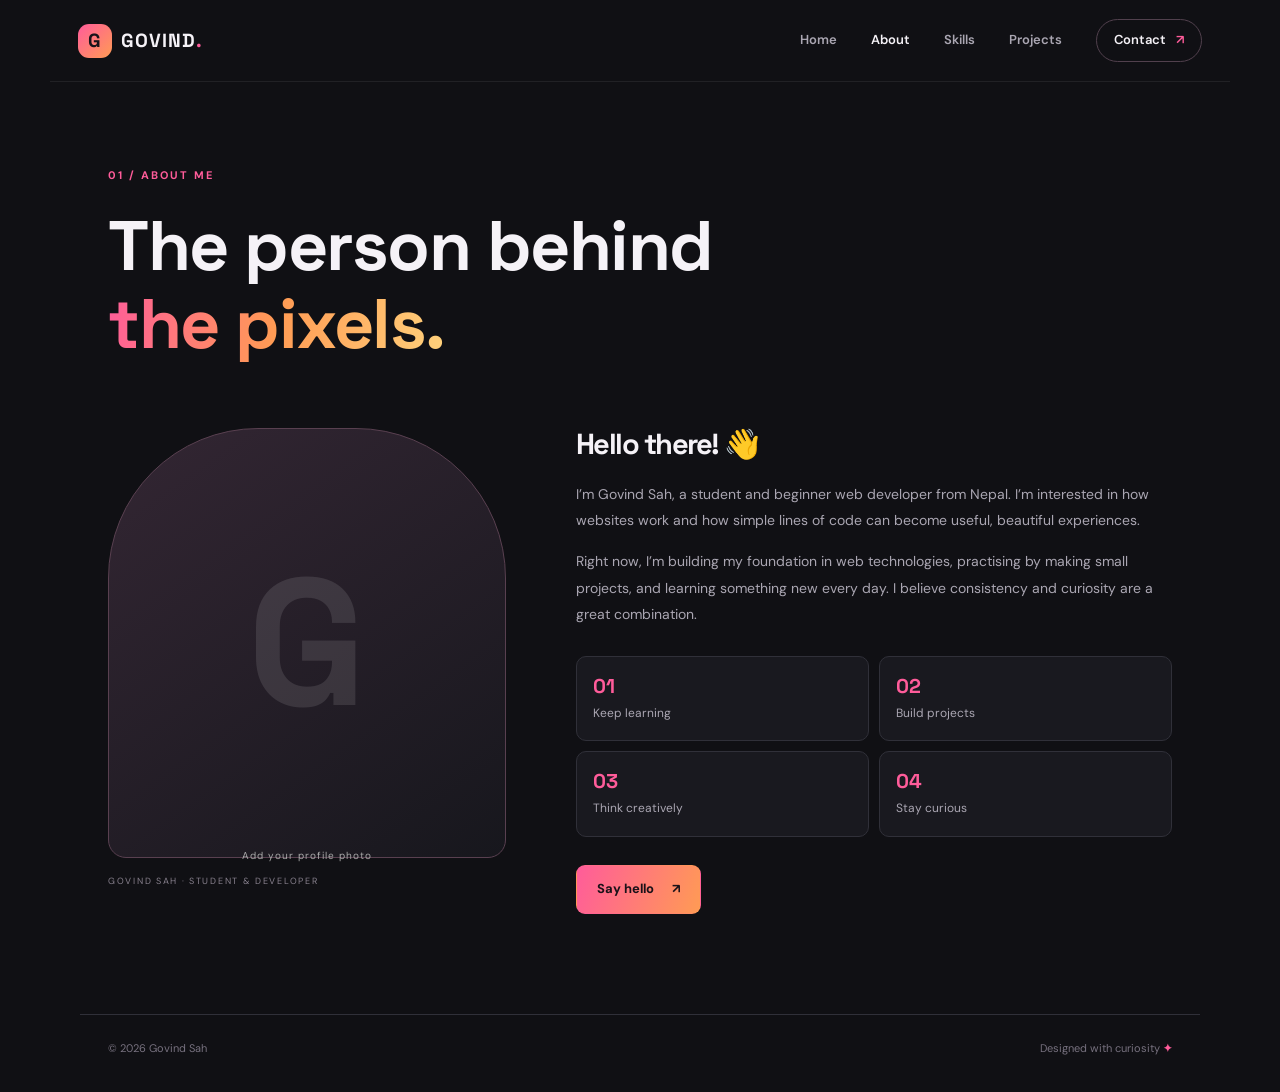
<file: about.html>
<!DOCTYPE html>
<html lang="en"><head><meta charset="UTF-8"><meta name="viewport" content="width=device-width, initial-scale=1.0"><title>About | Govind Sah</title><link rel="preconnect" href="https://fonts.googleapis.com"><link href="https://fonts.googleapis.com/css2?family=DM+Sans:wght@400;500;600;700&family=Space+Grotesk:wght@500;600;700&display=swap" rel="stylesheet"><link rel="stylesheet" href="style.css"><script src="script.js" defer></script></head>
<body><header class="site-header"><a class="brand" href="index.html"><span class="brand-mark">G</span> GOVIND<span class="brand-dot">.</span></a><button class="menu-toggle" aria-label="Open navigation" aria-expanded="false">☰</button><nav class="nav-links"><a href="index.html">Home</a><a class="active" href="about.html">About</a><a href="skills.html">Skills</a><a href="projects.html">Projects</a><a class="nav-cta" href="contact.html">Contact <span>↗</span></a></nav></header>
<main class="page-main section-wrap"><p class="eyebrow">01 / ABOUT ME</p><h1 class="page-title">The person behind<br><span class="gradient-text">the pixels.</span></h1>
<div class="about-grid"><div class="about-photo"><div class="profile-placeholder large"><span class="profile-initial">G</span><span class="photo-hint">Add your profile photo</span></div><span class="photo-caption">GOVIND SAH · STUDENT & DEVELOPER</span></div><div class="about-content"><h2>Hello there! 👋</h2><p>I’m Govind Sah, a student and beginner web developer from Nepal. I’m interested in how websites work and how simple lines of code can become useful, beautiful experiences.</p><p>Right now, I’m building my foundation in web technologies, practising by making small projects, and learning something new every day. I believe consistency and curiosity are a great combination.</p><div class="fact-grid"><div class="fact-card"><strong>01</strong><span>Keep learning</span></div><div class="fact-card"><strong>02</strong><span>Build projects</span></div><div class="fact-card"><strong>03</strong><span>Think creatively</span></div><div class="fact-card"><strong>04</strong><span>Stay curious</span></div></div><a class="button button-primary" href="contact.html">Say hello <span>↗</span></a></div></div></main>
<footer class="footer"><span>© <span data-year></span> Govind Sah</span><span>Designed with curiosity <b>✦</b></span></footer></body></html>
</file>
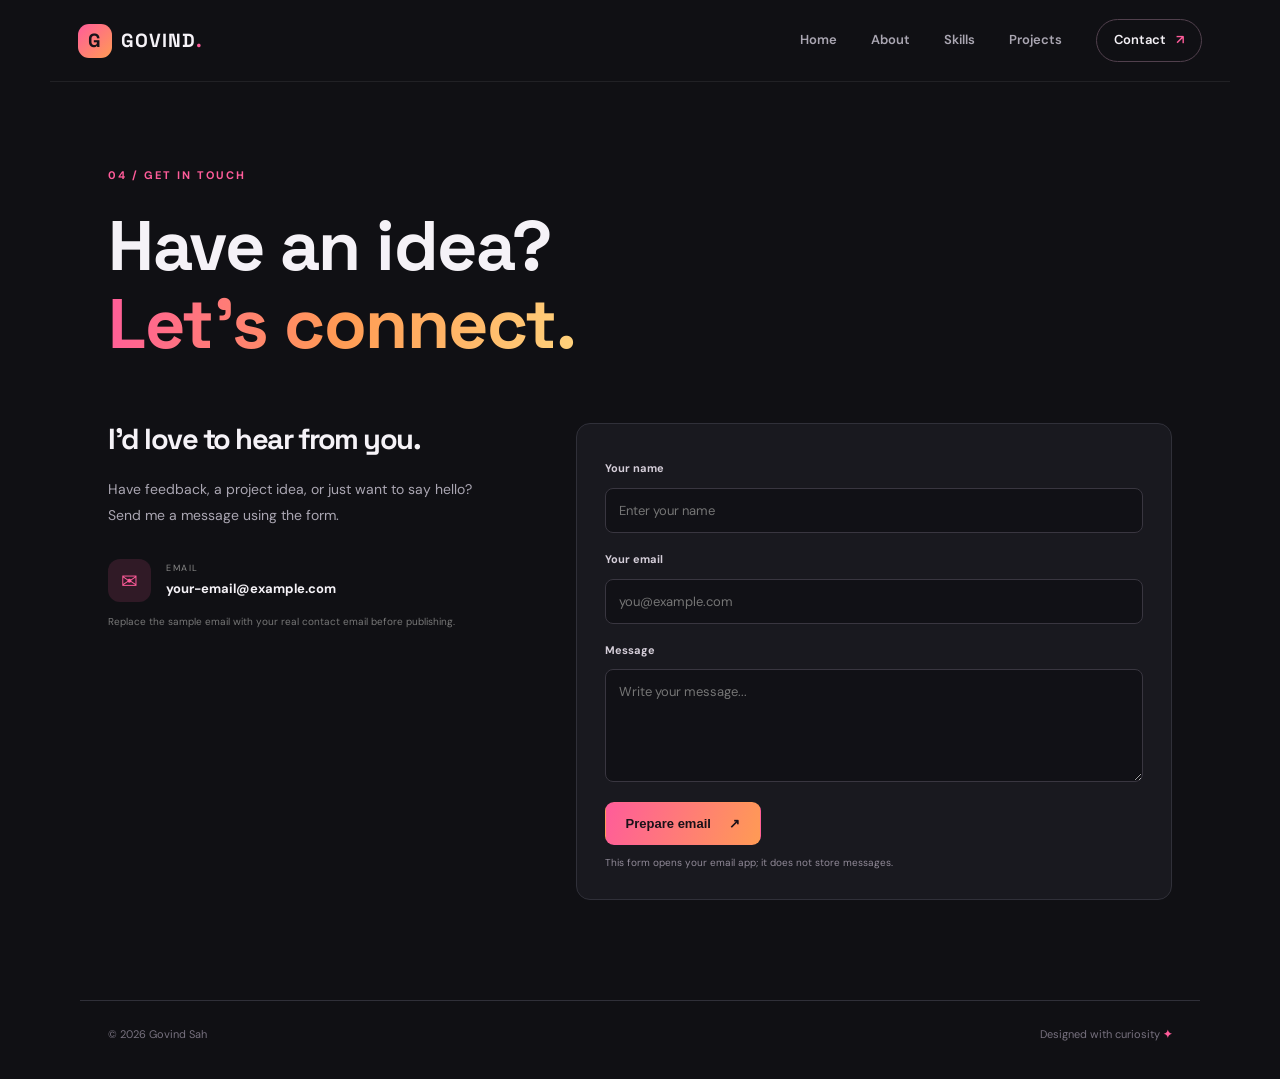
<file: contact.html>
<!DOCTYPE html>
<html lang="en"><head><meta charset="UTF-8"><meta name="viewport" content="width=device-width, initial-scale=1.0"><title>Contact | Govind Sah</title><link rel="preconnect" href="https://fonts.googleapis.com"><link href="https://fonts.googleapis.com/css2?family=DM+Sans:wght@400;500;600;700&family=Space+Grotesk:wght@500;600;700&display=swap" rel="stylesheet"><link rel="stylesheet" href="style.css"><script src="script.js" defer></script></head>
<body><header class="site-header"><a class="brand" href="index.html"><span class="brand-mark">G</span> GOVIND<span class="brand-dot">.</span></a><button class="menu-toggle" aria-label="Open navigation" aria-expanded="false">☰</button><nav class="nav-links"><a href="index.html">Home</a><a href="about.html">About</a><a href="skills.html">Skills</a><a href="projects.html">Projects</a><a class="nav-cta active" href="contact.html">Contact <span>↗</span></a></nav></header>
<main class="page-main section-wrap"><p class="eyebrow">04 / GET IN TOUCH</p><h1 class="page-title">Have an idea?<br><span class="gradient-text">Let's connect.</span></h1><div class="contact-grid"><div class="contact-copy"><h2>I’d love to hear from you.</h2><p>Have feedback, a project idea, or just want to say hello? Send me a message using the form.</p><div class="contact-detail"><span>✉</span><div><small>EMAIL</small><strong>your-email@example.com</strong></div></div><p class="small-muted">Replace the sample email with your real contact email before publishing.</p></div>
<form class="contact-form" id="contactForm"><label for="visitorName">Your name</label><input id="visitorName" name="name" placeholder="Enter your name" required><label for="visitorEmail">Your email</label><input id="visitorEmail" name="email" type="email" placeholder="you@example.com" required><label for="visitorMessage">Message</label><textarea id="visitorMessage" name="message" rows="5" placeholder="Write your message..." required></textarea><button class="button button-primary" type="submit">Prepare email <span>↗</span></button><p class="form-message" id="formMessage" aria-live="polite">This form opens your email app; it does not store messages.</p></form></div></main>
<footer class="footer"><span>© <span data-year></span> Govind Sah</span><span>Designed with curiosity <b>✦</b></span></footer></body></html>
</file>
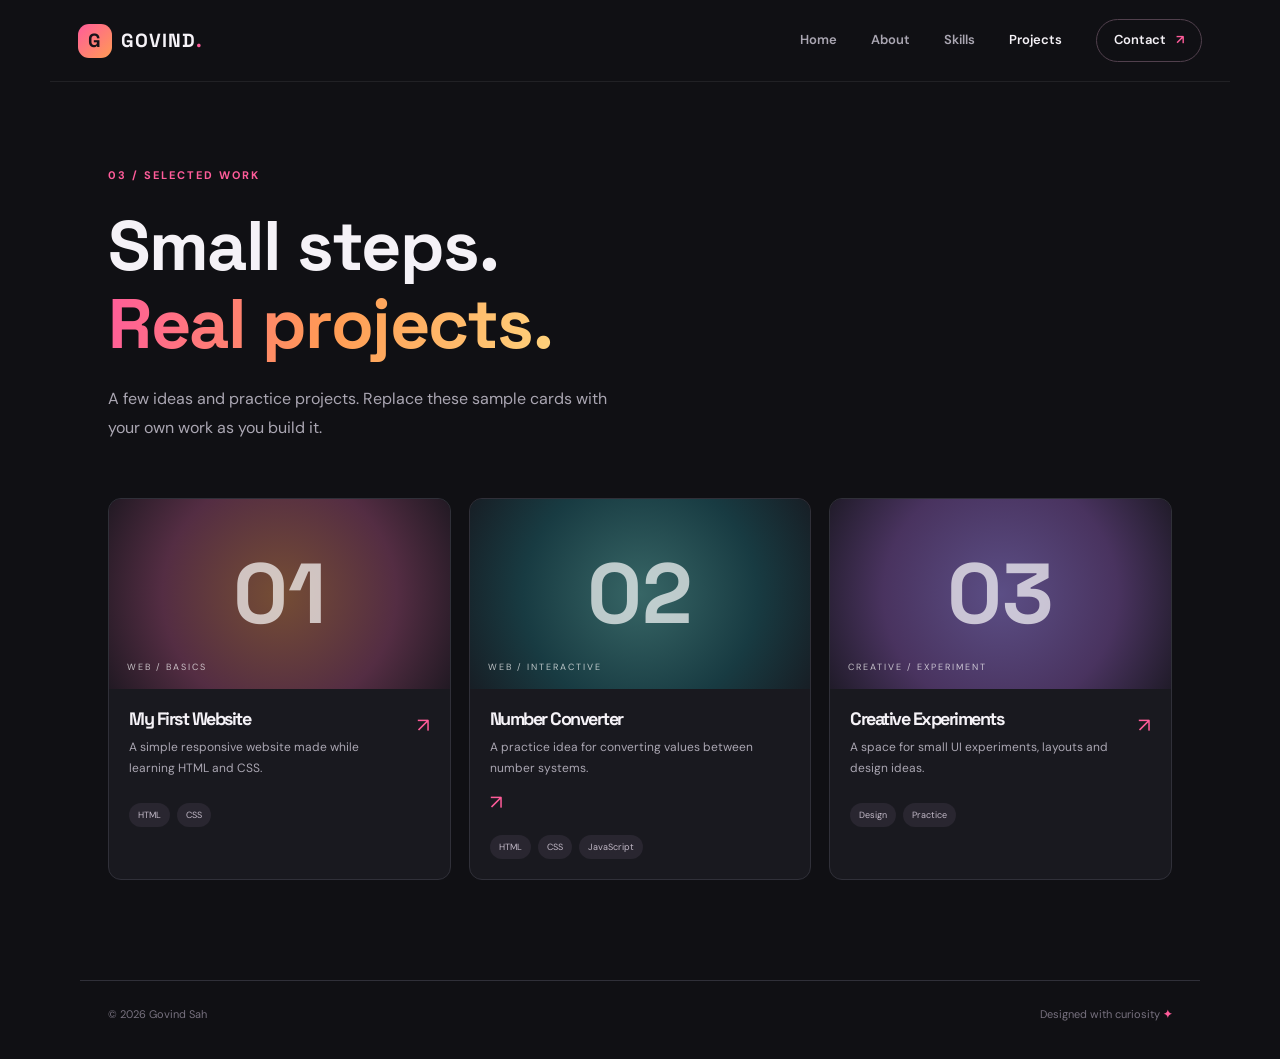
<file: projects.html>
<!DOCTYPE html>
<html lang="en">

<head>
    <meta charset="UTF-8">
    <meta name="viewport" content="width=device-width, initial-scale=1.0">
    <title>Projects | Govind Sah</title>
    <link rel="preconnect" href="https://fonts.googleapis.com">
    <link
        href="https://fonts.googleapis.com/css2?family=DM+Sans:wght@400;500;600;700&family=Space+Grotesk:wght@500;600;700&display=swap"
        rel="stylesheet">
    <link rel="stylesheet" href="style.css">
    <script src="script.js" defer></script>
</head>

<body>
    <header class="site-header"><a class="brand" href="index.html"><span class="brand-mark">G</span> GOVIND<span
                class="brand-dot">.</span></a><button class="menu-toggle" aria-label="Open navigation"
            aria-expanded="false">☰</button>
        <nav class="nav-links"><a href="index.html">Home</a><a href="about.html">About</a><a
                href="skills.html">Skills</a><a class="active" href="projects.html">Projects</a><a class="nav-cta"
                href="contact.html">Contact <span>↗</span></a></nav>
    </header>
    <main class="page-main section-wrap">
        <p class="eyebrow">03 / SELECTED WORK</p>
        <h1 class="page-title">Small steps.<br><span class="gradient-text">Real projects.</span></h1>
        <p class="page-lead">A few ideas and practice projects. Replace these sample cards with your own work as you
            build it.</p>
        <div class="projects-grid">
            <article class="project-card">
                <div class="project-art art-one"><span class="art-symbol">01</span><span class="art-label">WEB /
                        BASICS</span></div>
                <div class="project-info">
                    <div>
                        <h2>My First Website</h2>
                        <p>A simple responsive website made while learning HTML and CSS.</p>
                    </div><span class="project-arrow">↗</span>
                </div>
                <div class="tag-row"><span>HTML</span><span>CSS</span></div>
            </article>
            <article class="project-card">
                <div class="project-art art-two"><span class="art-symbol">02</span><span class="art-label">WEB /
                        INTERACTIVE</span></div>
                <div class="project-info">
                    <a href="https://complement-champion.lovable.app">
                        <div>
                            <h2>Number Converter</h2>
                            <p>A practice idea for converting values between number systems.</p>
                        </div><span class="project-arrow">↗</span>
                </div>
                </a>
                <div class="tag-row"><span>HTML</span><span>CSS</span><span>JavaScript</span></div>
            </article>
            <article class="project-card">
                <div class="project-art art-three"><span class="art-symbol">03</span><span class="art-label">CREATIVE /
                        EXPERIMENT</span></div>
                <div class="project-info">
                    <div>
                        <h2>Creative Experiments</h2>
                        <p>A space for small UI experiments, layouts and design ideas.</p>
                    </div><span class="project-arrow">↗</span>
                </div>
                <div class="tag-row"><span>Design</span><span>Practice</span></div>
            </article>
        </div>
    </main>
    <footer class="footer"><span>© <span data-year></span> Govind Sah</span><span>Designed with curiosity
            <b>✦</b></span></footer>
</body>

</html>
</file>
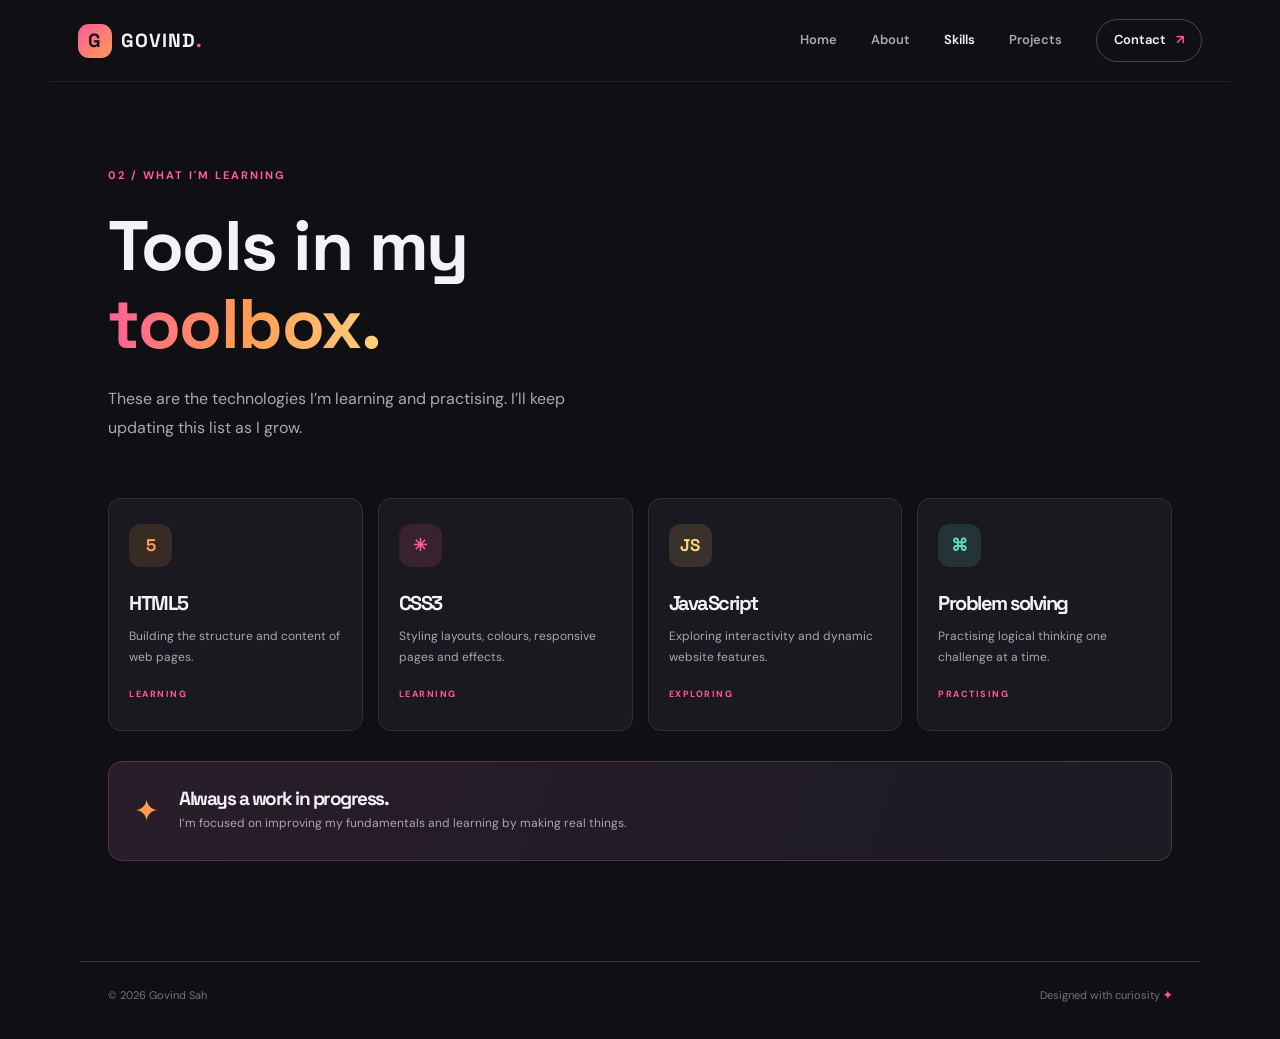
<file: skills.html>
<!DOCTYPE html>
<html lang="en"><head><meta charset="UTF-8"><meta name="viewport" content="width=device-width, initial-scale=1.0"><title>Skills | Govind Sah</title><link rel="preconnect" href="https://fonts.googleapis.com"><link href="https://fonts.googleapis.com/css2?family=DM+Sans:wght@400;500;600;700&family=Space+Grotesk:wght@500;600;700&display=swap" rel="stylesheet"><link rel="stylesheet" href="style.css"><script src="script.js" defer></script></head>
<body><header class="site-header"><a class="brand" href="index.html"><span class="brand-mark">G</span> GOVIND<span class="brand-dot">.</span></a><button class="menu-toggle" aria-label="Open navigation" aria-expanded="false">☰</button><nav class="nav-links"><a href="index.html">Home</a><a href="about.html">About</a><a class="active" href="skills.html">Skills</a><a href="projects.html">Projects</a><a class="nav-cta" href="contact.html">Contact <span>↗</span></a></nav></header>
<main class="page-main section-wrap"><p class="eyebrow">02 / WHAT I'M LEARNING</p><h1 class="page-title">Tools in my<br><span class="gradient-text">toolbox.</span></h1><p class="page-lead">These are the technologies I’m learning and practising. I’ll keep updating this list as I grow.</p>
<div class="skills-grid"><article class="skill-card"><div class="skill-icon orange">5</div><h2>HTML5</h2><p>Building the structure and content of web pages.</p><span class="skill-level">LEARNING</span></article><article class="skill-card"><div class="skill-icon pink">✳</div><h2>CSS3</h2><p>Styling layouts, colours, responsive pages and effects.</p><span class="skill-level">LEARNING</span></article><article class="skill-card"><div class="skill-icon yellow">JS</div><h2>JavaScript</h2><p>Exploring interactivity and dynamic website features.</p><span class="skill-level">EXPLORING</span></article><article class="skill-card"><div class="skill-icon blue">⌘</div><h2>Problem solving</h2><p>Practising logical thinking one challenge at a time.</p><span class="skill-level">PRACTISING</span></article></div>
<div class="note-panel"><span class="note-star">✦</span><div><h2>Always a work in progress.</h2><p>I’m focused on improving my fundamentals and learning by making real things.</p></div></div></main>
<footer class="footer"><span>© <span data-year></span> Govind Sah</span><span>Designed with curiosity <b>✦</b></span></footer></body></html>
</file>
<file: style.css>
* {
    box-sizing: border-box
}

:root {
    --bg: #101014;
    --panel: #19191f;
    --panel2: #202027;
    --text: #f5f2f7;
    --muted: #aaa6b2;
    --line: #303039;
    --pink: #ff5c9a;
    --orange: #ff9b54;
    --purple: #a78bfa;
    --cyan: #65d9d0
}

html {
    scroll-behavior: smooth
}

body {
    margin: 0;
    background: var(--bg);
    color: var(--text);
    font-family: "DM Sans", sans-serif;
    line-height: 1.6
}

a {
    color: inherit;
    text-decoration: none
}

.site-header {
    height: 82px;
    max-width: 1180px;
    padding: 0 28px;
    margin: auto;
    display: flex;
    align-items: center;
    justify-content: space-between;
    border-bottom: 1px solid rgba(255, 255, 255, .07)
}

.brand {
    font: 700 19px "Space Grotesk";
    letter-spacing: 1px;
    display: flex;
    align-items: center;
    gap: 9px
}

.brand-mark {
    display: grid;
    place-items: center;
    width: 34px;
    height: 34px;
    border-radius: 11px;
    background: linear-gradient(135deg, var(--pink), var(--orange));
    color: #17131a
}

.brand-dot {
    color: var(--pink);
    margin-left: -9px
}

.nav-links {
    display: flex;
    align-items: center;
    gap: 34px;
    color: var(--muted);
    font-size: 13px;
    font-weight: 600
}

.nav-links a:hover,
.nav-links a.active {
    color: var(--text)
}

.nav-cta {
    border: 1px solid #51404d;
    border-radius: 30px;
    padding: 10px 17px;
    color: var(--text) !important
}

.nav-cta span {
    color: var(--pink);
    margin-left: 7px
}

.menu-toggle {
    display: none;
    background: none;
    border: 0;
    color: var(--text);
    font-size: 25px
}

.section-wrap {
    max-width: 1120px;
    margin: auto;
    padding-left: 28px;
    padding-right: 28px
}

.hero {
    min-height: 650px;
    display: grid;
    grid-template-columns: 1.1fr .9fr;
    align-items: center;
    gap: 30px;
    padding-top: 55px;
    padding-bottom: 65px
}

.eyebrow {
    font-size: 11px;
    letter-spacing: 2px;
    font-weight: 700;
    color: var(--pink);
    margin: 0 0 22px
}

.status-dot {
    display: inline-block;
    width: 7px;
    height: 7px;
    background: var(--cyan);
    border-radius: 50%;
    margin-right: 8px;
    box-shadow: 0 0 12px var(--cyan)
}

h1,
h2,
h3 {
    font-family: "Space Grotesk", sans-serif;
    line-height: 1.12;
    letter-spacing: -1.5px
}

.hero h1 {
    font-size: clamp(48px, 6.2vw, 76px);
    margin: 0 0 24px
}

.gradient-text {
    background: linear-gradient(100deg, var(--pink), var(--orange), #ffd27c);
    -webkit-background-clip: text;
    background-clip: text;
    color: transparent
}

.outline-text {
    color: transparent;
    -webkit-text-stroke: 1px var(--pink)
}

.hero-lead,
.page-lead {
    color: var(--muted);
    font-size: 16px;
    max-width: 500px;
    line-height: 1.8
}

.hero-actions {
    display: flex;
    gap: 13px;
    margin-top: 30px;
    flex-wrap: wrap
}

.button {
    display: inline-flex;
    align-items: center;
    justify-content: center;
    gap: 18px;
    padding: 13px 20px;
    border-radius: 9px;
    font-size: 13px;
    font-weight: 700;
    border: 1px solid transparent;
    cursor: pointer;
    transition: .2s
}

.button:hover {
    transform: translateY(-3px)
}

.button-primary {
    background: linear-gradient(110deg, var(--pink), var(--orange));
    color: #1a1118
}

.button-ghost {
    border-color: #45404b;
    color: var(--text)
}

.hero-meta {
    display: flex;
    gap: 20px;
    flex-wrap: wrap;
    margin-top: 42px;
    color: #8e8997;
    font-size: 11px
}

.hero-visual {
    height: 440px;
    position: relative;
    display: grid;
    place-items: center
}

.profile-frame {
    width: min(310px, 75%);
    height: 365px;
    border-radius: 48% 48% 25px 25px;
    background: linear-gradient(145deg, #ff9b54, #ff5c9a 50%, #a78bfa);
    padding: 9px;
    transform: rotate(3deg);
    box-shadow: 0 25px 90px #ff5c9a24
}

.profile-placeholder {
    height: 100%;
    width: 100%;
    border-radius: inherit;
    background: radial-gradient(circle at 50% 35%, #39313e, #1b1820 70%);
    display: flex;
    align-items: center;
    justify-content: center;
    flex-direction: column;
    overflow: hidden
}

.profile-initial {
    font: 700 150px "Space Grotesk";
    color: #ffffff1c
}

.photo-hint {
    font-size: 10px;
    letter-spacing: 1px;
    color: #aaa;
    position: absolute;
    bottom: 25px
}

.orbit {
    position: absolute;
    border: 1px solid #ff8da52d;
    border-radius: 50%;
    transform: rotate(-25deg)
}

.orbit-one {
    width: 430px;
    height: 220px
}

.orbit-two {
    width: 470px;
    height: 300px;
    transform: rotate(48deg)
}

.floating-tag {
    position: absolute;
    padding: 10px 14px;
    border: 1px solid #46404b;
    background: #1c1a22;
    border-radius: 8px;
    font-size: 10px;
    letter-spacing: 1px;
    box-shadow: 0 12px 30px #0005
}

.tag-top {
    top: 48px;
    right: 0;
    color: #ffc27b
}

.tag-bottom {
    bottom: 55px;
    left: 0;
    color: var(--cyan)
}

.spark {
    position: absolute;
    color: var(--pink);
    font-size: 28px
}

.spark-one {
    top: 80px;
    left: 45px
}

.spark-two {
    bottom: 75px;
    right: 35px;
    color: var(--orange)
}

.ticker {
    overflow: hidden;
    border-top: 1px solid var(--line);
    border-bottom: 1px solid var(--line);
    padding: 15px 0;
    color: #77717f;
    font: 600 12px "Space Grotesk";
    letter-spacing: 3px;
    white-space: nowrap
}

.ticker div {
    width: max-content;
    animation: slide 30s linear infinite
}

@keyframes slide {
    to {
        transform: translateX(-35%)
    }
}

.intro-strip {
    padding-top: 100px;
    padding-bottom: 110px;
    display: grid;
    grid-template-columns: 1fr 1fr auto;
    align-items: end;
    gap: 35px
}

.intro-strip h2 {
    font-size: 35px;
    margin: 0
}

.intro-strip>p {
    color: var(--muted);
    font-size: 14px;
    line-height: 1.9;
    margin: 0
}

.text-link {
    font-size: 12px;
    font-weight: 700;
    color: var(--pink);
    white-space: nowrap
}

.text-link span {
    margin-left: 8px
}

.footer {
    max-width: 1120px;
    margin: auto;
    padding: 25px 28px 35px;
    border-top: 1px solid var(--line);
    display: flex;
    justify-content: space-between;
    color: #77717f;
    font-size: 11px
}

.footer b {
    color: var(--pink)
}

.page-main {
    min-height: calc(100vh - 150px);
    padding-top: 85px;
    padding-bottom: 100px
}

.page-title {
    font-size: clamp(48px, 6vw, 70px);
    margin: 0 0 22px
}

.about-grid {
    display: grid;
    grid-template-columns: .8fr 1.2fr;
    gap: 70px;
    align-items: start;
    margin-top: 65px
}

.about-photo {
    position: relative
}

.profile-placeholder.large {
    height: 430px;
    border-radius: 150px 150px 18px 18px;
    background: linear-gradient(145deg, #332633, #17171d);
    border: 1px solid #594050
}

.large .profile-initial {
    font-size: 180px
}

.photo-caption {
    display: block;
    color: #88818e;
    font-size: 9px;
    letter-spacing: 1.7px;
    margin-top: 16px
}

.about-content h2,
.contact-copy h2 {
    font-size: 29px;
    margin: 0 0 20px
}

.about-content p,
.contact-copy p {
    color: var(--muted);
    font-size: 14px;
    line-height: 1.9
}

.fact-grid {
    display: grid;
    grid-template-columns: 1fr 1fr;
    gap: 10px;
    margin: 28px 0
}

.fact-card {
    background: var(--panel);
    border: 1px solid var(--line);
    border-radius: 10px;
    padding: 16px
}

.fact-card strong {
    display: block;
    color: var(--pink);
    font: 700 20px "Space Grotesk"
}

.fact-card span {
    font-size: 12px;
    color: var(--muted)
}

.skills-grid {
    display: grid;
    grid-template-columns: repeat(4, 1fr);
    gap: 15px;
    margin-top: 55px
}

.skill-card {
    background: var(--panel);
    border: 1px solid var(--line);
    border-radius: 13px;
    padding: 25px 20px;
    min-height: 230px;
    transition: .25s
}

.skill-card:hover,
.project-card:hover {
    transform: translateY(-5px);
    border-color: #79506a
}

.skill-icon {
    width: 43px;
    height: 43px;
    border-radius: 12px;
    display: grid;
    place-items: center;
    font: 700 17px "Space Grotesk";
    margin-bottom: 25px
}

.orange {
    background: #ff9b5422;
    color: var(--orange)
}

.pink {
    background: #ff5c9a22;
    color: var(--pink)
}

.yellow {
    background: #ffd27c22;
    color: #ffd27c
}

.blue {
    background: #65d9d022;
    color: var(--cyan)
}

.skill-card h2 {
    font-size: 20px;
    margin: 0 0 10px
}

.skill-card p,
.project-info p {
    font-size: 12px;
    color: var(--muted);
    line-height: 1.7
}

.skill-level {
    font-size: 9px;
    letter-spacing: 1.5px;
    color: var(--pink);
    font-weight: 700
}

.note-panel {
    display: flex;
    gap: 20px;
    align-items: center;
    background: linear-gradient(110deg, #291d2a, #1b1b22);
    border: 1px solid #503548;
    border-radius: 14px;
    padding: 25px;
    margin-top: 30px
}

.note-star {
    font-size: 30px;
    color: var(--orange)
}

.note-panel h2 {
    font-size: 19px;
    margin: 0 0 5px
}

.note-panel p {
    font-size: 12px;
    color: var(--muted);
    margin: 0
}

.projects-grid {
    display: grid;
    grid-template-columns: repeat(3, 1fr);
    gap: 18px;
    margin-top: 55px
}

.project-card {
    background: var(--panel);
    border: 1px solid var(--line);
    border-radius: 13px;
    overflow: hidden;
    transition: .25s
}

.project-art {
    height: 190px;
    display: flex;
    align-items: center;
    justify-content: center;
    position: relative;
    overflow: hidden
}

.art-one {
    background: radial-gradient(circle at 50% 50%, #ff9b5466, #542d43 60%, #211923)
}

.art-two {
    background: radial-gradient(circle at 50% 50%, #65d9d066, #183b42 60%, #171e25)
}

.art-three {
    background: radial-gradient(circle at 50% 50%, #a78bfa77, #49335f 60%, #201b29)
}

.art-symbol {
    font: 700 85px "Space Grotesk";
    color: #ffffffb0
}

.art-label {
    position: absolute;
    bottom: 15px;
    left: 18px;
    font-size: 9px;
    letter-spacing: 2px;
    color: #ffffffb5
}

.project-info {
    padding: 20px 20px 5px;
    display: flex;
    justify-content: space-between;
    gap: 10px
}

.project-info h2 {
    font-size: 18px;
    margin: 0
}

.project-info p {
    margin: 8px 0
}

.project-arrow {
    color: var(--pink);
    font-size: 20px
}

.tag-row {
    display: flex;
    gap: 7px;
    padding: 12px 20px 20px
}

.tag-row span {
    font-size: 9px;
    color: #c3bac8;
    background: #292630;
    padding: 5px 9px;
    border-radius: 20px
}

.contact-grid {
    display: grid;
    grid-template-columns: .8fr 1.2fr;
    gap: 70px;
    margin-top: 60px
}

.contact-detail {
    display: flex;
    gap: 15px;
    align-items: center;
    margin-top: 30px
}

.contact-detail>span {
    width: 43px;
    height: 43px;
    display: grid;
    place-items: center;
    border-radius: 12px;
    background: #ff5c9a22;
    color: var(--pink);
    font-size: 20px
}

.contact-detail small {
    display: block;
    font-size: 9px;
    letter-spacing: 1.5px;
    color: #888
}

.contact-detail strong {
    font-size: 13px
}

.small-muted {
    font-size: 10px !important;
    color: #777 !important
}

.contact-form {
    background: var(--panel);
    border: 1px solid var(--line);
    border-radius: 14px;
    padding: 28px;
    display: flex;
    flex-direction: column;
    gap: 10px
}

.contact-form label {
    font-size: 11px;
    font-weight: 700;
    color: #d5ced9;
    margin-top: 8px
}

.contact-form input,
.contact-form textarea {
    width: 100%;
    background: #111116;
    border: 1px solid #393640;
    border-radius: 8px;
    padding: 13px;
    color: var(--text);
    font: 13px "DM Sans";
    outline: none
}

.contact-form input:focus,
.contact-form textarea:focus {
    border-color: var(--pink)
}

.contact-form textarea {
    resize: vertical
}

.contact-form .button {
    align-self: flex-start;
    margin-top: 10px
}

.form-message {
    font-size: 10px;
    color: #918a98;
    margin: 0
}

.form-message.success {
    color: var(--cyan)
}

@media(max-width:800px) {
    .nav-links {
        gap: 17px
    }

    .hero {
        grid-template-columns: 1fr;
        min-height: auto;
        padding-top: 75px
    }

    .hero-visual {
        height: 390px
    }

    .intro-strip {
        grid-template-columns: 1fr 1fr
    }

    .intro-strip .text-link {
        grid-column: 1/-1
    }

    .skills-grid {
        grid-template-columns: repeat(2, 1fr)
    }

    .projects-grid {
        grid-template-columns: 1fr 1fr
    }

    .about-grid,
    .contact-grid {
        gap: 35px
    }
}

@media(max-width:600px) {
    .site-header {
        height: 70px;
        padding: 0 20px
    }

    .menu-toggle {
        display: block
    }

    .nav-links {
        display: none;
        position: absolute;
        z-index: 5;
        top: 70px;
        left: 0;
        right: 0;
        padding: 20px;
        background: #17171d;
        border-bottom: 1px solid var(--line);
        flex-direction: column;
        align-items: stretch;
        gap: 18px
    }

    .nav-links.open {
        display: flex
    }

    .nav-cta {
        align-self: flex-start
    }

    .section-wrap {
        padding-left: 21px;
        padding-right: 21px
    }

    .hero {
        padding-top: 60px
    }

    .hero h1 {
        font-size: 49px
    }

    .hero-visual {
        height: 340px
    }

    .profile-frame {
        height: 300px;
        width: 245px
    }

    .orbit-one {
        width: 310px
    }

    .orbit-two {
        width: 340px
    }

    .tag-top {
        right: -3px
    }

    .tag-bottom {
        left: -4px
    }

    .intro-strip {
        grid-template-columns: 1fr;
        padding-top: 70px;
        padding-bottom: 75px;
        gap: 20px
    }

    .intro-strip h2 {
        font-size: 30px
    }

    .page-main {
        padding-top: 65px
    }

    .page-title {
        font-size: 48px
    }

    .about-grid,
    .contact-grid {
        grid-template-columns: 1fr
    }

    .about-photo {
        max-width: 340px
    }

    .profile-placeholder.large {
        height: 360px
    }

    .skills-grid {
        grid-template-columns: 1fr 1fr;
        gap: 10px
    }

    .skill-card {
        padding: 18px 14px;
        min-height: 220px
    }

    .projects-grid {
        grid-template-columns: 1fr
    }

    .project-art {
        height: 180px
    }

    .footer {
        padding-left: 21px;
        padding-right: 21px;
        gap: 15px;
        flex-wrap: wrap
    }

    .contact-form {
        padding: 20px
    }
}
</file>
